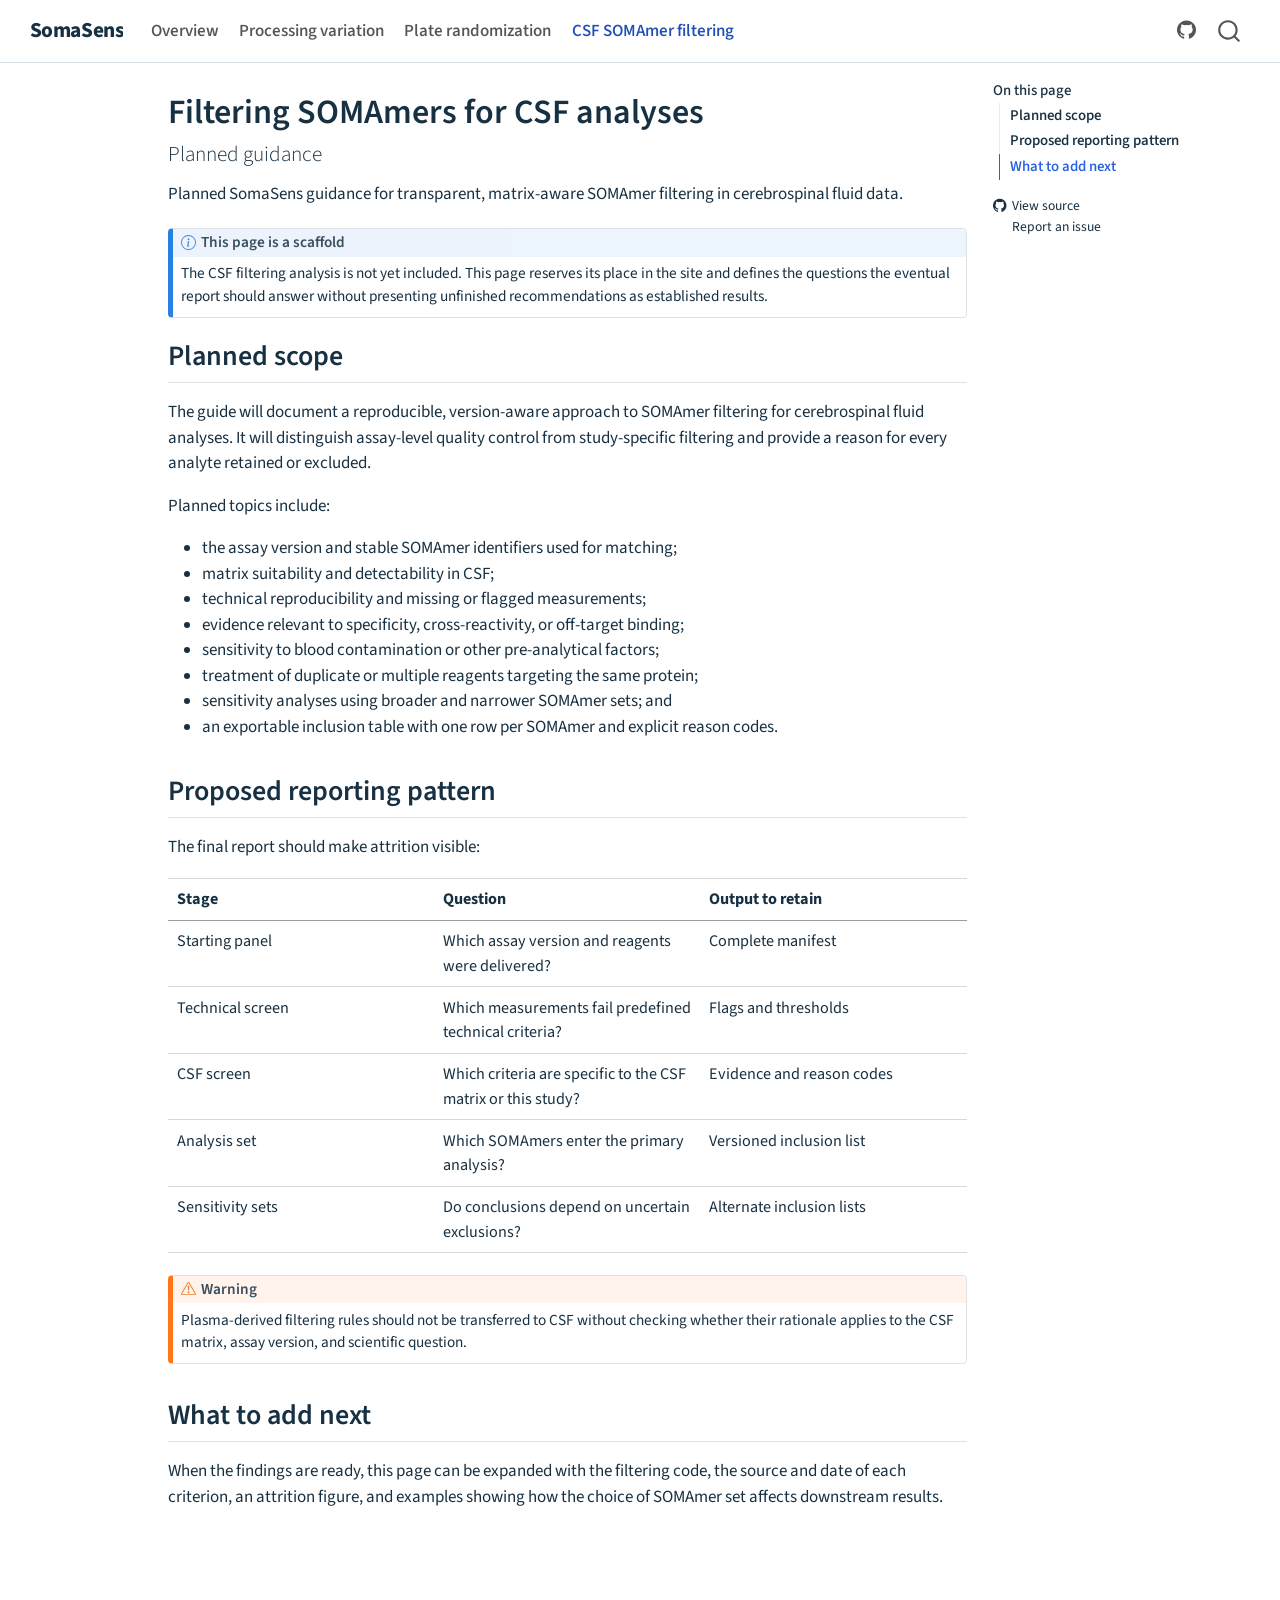
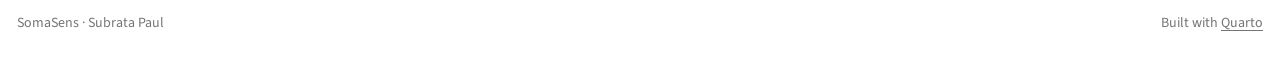
<file: docs/csf-somamer-filtering.html>
<!DOCTYPE html>
<html xmlns="http://www.w3.org/1999/xhtml" lang="en" xml:lang="en"><head>

<meta charset="utf-8">
<meta name="generator" content="quarto-1.8.26">

<meta name="viewport" content="width=device-width, initial-scale=1.0, user-scalable=yes">

<meta name="description" content="Planned SomaSens guidance for transparent, matrix-aware SOMAmer filtering in cerebrospinal fluid data.">

<title>Filtering SOMAmers for CSF analyses – SomaSens</title>
<style>
code{white-space: pre-wrap;}
span.smallcaps{font-variant: small-caps;}
div.columns{display: flex; gap: min(4vw, 1.5em);}
div.column{flex: auto; overflow-x: auto;}
div.hanging-indent{margin-left: 1.5em; text-indent: -1.5em;}
ul.task-list{list-style: none;}
ul.task-list li input[type="checkbox"] {
  width: 0.8em;
  margin: 0 0.8em 0.2em -1em; /* quarto-specific, see https://github.com/quarto-dev/quarto-cli/issues/4556 */ 
  vertical-align: middle;
}
</style>


<script src="site_libs/quarto-nav/quarto-nav.js"></script>
<script src="site_libs/quarto-nav/headroom.min.js"></script>
<script src="site_libs/clipboard/clipboard.min.js"></script>
<script src="site_libs/quarto-search/autocomplete.umd.js"></script>
<script src="site_libs/quarto-search/fuse.min.js"></script>
<script src="site_libs/quarto-search/quarto-search.js"></script>
<meta name="quarto:offset" content="./">
<script src="site_libs/quarto-html/quarto.js" type="module"></script>
<script src="site_libs/quarto-html/tabsets/tabsets.js" type="module"></script>
<script src="site_libs/quarto-html/axe/axe-check.js" type="module"></script>
<script src="site_libs/quarto-html/popper.min.js"></script>
<script src="site_libs/quarto-html/tippy.umd.min.js"></script>
<script src="site_libs/quarto-html/anchor.min.js"></script>
<link href="site_libs/quarto-html/tippy.css" rel="stylesheet">
<link href="site_libs/quarto-html/quarto-syntax-highlighting-587c61ba64f3a5504c4d52d930310e48.css" rel="stylesheet" id="quarto-text-highlighting-styles">
<script src="site_libs/bootstrap/bootstrap.min.js"></script>
<link href="site_libs/bootstrap/bootstrap-icons.css" rel="stylesheet">
<link href="site_libs/bootstrap/bootstrap-35155b22413c9ef7a79a96887d465071.min.css" rel="stylesheet" append-hash="true" id="quarto-bootstrap" data-mode="light">
<script id="quarto-search-options" type="application/json">{
  "location": "navbar",
  "copy-button": false,
  "collapse-after": 3,
  "panel-placement": "end",
  "type": "overlay",
  "limit": 50,
  "keyboard-shortcut": [
    "f",
    "/",
    "s"
  ],
  "show-item-context": false,
  "language": {
    "search-no-results-text": "No results",
    "search-matching-documents-text": "matching documents",
    "search-copy-link-title": "Copy link to search",
    "search-hide-matches-text": "Hide additional matches",
    "search-more-match-text": "more match in this document",
    "search-more-matches-text": "more matches in this document",
    "search-clear-button-title": "Clear",
    "search-text-placeholder": "",
    "search-detached-cancel-button-title": "Cancel",
    "search-submit-button-title": "Submit",
    "search-label": "Search"
  }
}</script>
<style>html{ scroll-behavior: smooth; }</style>


<link rel="stylesheet" href="styles.css">
</head>

<body class="nav-fixed quarto-light">

<div id="quarto-search-results"></div>
  <header id="quarto-header" class="headroom fixed-top">
    <nav class="navbar navbar-expand-lg " data-bs-theme="dark">
      <div class="navbar-container container-fluid">
      <div class="navbar-brand-container mx-auto">
    <a class="navbar-brand" href="./index.html">
    <span class="navbar-title">SomaSens</span>
    </a>
  </div>
            <div id="quarto-search" class="" title="Search"></div>
          <button class="navbar-toggler" type="button" data-bs-toggle="collapse" data-bs-target="#navbarCollapse" aria-controls="navbarCollapse" role="menu" aria-expanded="false" aria-label="Toggle navigation" onclick="if (window.quartoToggleHeadroom) { window.quartoToggleHeadroom(); }">
  <span class="navbar-toggler-icon"></span>
</button>
          <div class="collapse navbar-collapse" id="navbarCollapse">
            <ul class="navbar-nav navbar-nav-scroll me-auto">
  <li class="nav-item">
    <a class="nav-link" href="./index.html"> 
<span class="menu-text">Overview</span></a>
  </li>  
  <li class="nav-item">
    <a class="nav-link" href="./scripts/index.html"> 
<span class="menu-text">Processing variation</span></a>
  </li>  
  <li class="nav-item">
    <a class="nav-link" href="./randomization.html"> 
<span class="menu-text">Plate randomization</span></a>
  </li>  
  <li class="nav-item">
    <a class="nav-link active" href="./csf-somamer-filtering.html" aria-current="page"> 
<span class="menu-text">CSF SOMAmer filtering</span></a>
  </li>  
</ul>
            <ul class="navbar-nav navbar-nav-scroll ms-auto">
  <li class="nav-item compact">
    <a class="nav-link" href="https://github.com/spaul-genetics/SomaSens"> <i class="bi bi-github" role="img" aria-label="SomaSens on GitHub">
</i> 
<span class="menu-text"></span></a>
  </li>  
</ul>
          </div> <!-- /navcollapse -->
            <div class="quarto-navbar-tools">
</div>
      </div> <!-- /container-fluid -->
    </nav>
</header>
<!-- content -->
<div id="quarto-content" class="quarto-container page-columns page-rows-contents page-layout-article page-navbar">
<!-- sidebar -->
<!-- margin-sidebar -->
    <div id="quarto-margin-sidebar" class="sidebar margin-sidebar">
        <nav id="TOC" role="doc-toc" class="toc-active">
    <h2 id="toc-title">On this page</h2>
   
  <ul>
  <li><a href="#planned-scope" id="toc-planned-scope" class="nav-link active" data-scroll-target="#planned-scope">Planned scope</a></li>
  <li><a href="#proposed-reporting-pattern" id="toc-proposed-reporting-pattern" class="nav-link" data-scroll-target="#proposed-reporting-pattern">Proposed reporting pattern</a></li>
  <li><a href="#what-to-add-next" id="toc-what-to-add-next" class="nav-link" data-scroll-target="#what-to-add-next">What to add next</a></li>
  </ul>
<div class="toc-actions"><ul><li><a href="https://github.com/spaul-genetics/SomaSens/blob/main/csf-somamer-filtering.qmd" class="toc-action"><i class="bi bi-github"></i>View source</a></li><li><a href="https://github.com/spaul-genetics/SomaSens/issues/new" class="toc-action"><i class="bi empty"></i>Report an issue</a></li></ul></div></nav>
    </div>
<!-- main -->
<main class="content" id="quarto-document-content">

<header id="title-block-header" class="quarto-title-block default">
<div class="quarto-title">
<h1 class="title">Filtering SOMAmers for CSF analyses</h1>
<p class="subtitle lead">Planned guidance</p>
</div>

<div>
  <div class="description">
    Planned SomaSens guidance for transparent, matrix-aware SOMAmer filtering in cerebrospinal fluid data.
  </div>
</div>


<div class="quarto-title-meta">

    
  
    
  </div>
  


</header>


<div class="callout callout-style-default callout-note callout-titled">
<div class="callout-header d-flex align-content-center">
<div class="callout-icon-container">
<i class="callout-icon"></i>
</div>
<div class="callout-title-container flex-fill">
<span class="screen-reader-only">Note</span>This page is a scaffold
</div>
</div>
<div class="callout-body-container callout-body">
<p>The CSF filtering analysis is not yet included. This page reserves its place in the site and defines the questions the eventual report should answer without presenting unfinished recommendations as established results.</p>
</div>
</div>
<section id="planned-scope" class="level2">
<h2 class="anchored" data-anchor-id="planned-scope">Planned scope</h2>
<p>The guide will document a reproducible, version-aware approach to SOMAmer filtering for cerebrospinal fluid analyses. It will distinguish assay-level quality control from study-specific filtering and provide a reason for every analyte retained or excluded.</p>
<p>Planned topics include:</p>
<ul>
<li>the assay version and stable SOMAmer identifiers used for matching;</li>
<li>matrix suitability and detectability in CSF;</li>
<li>technical reproducibility and missing or flagged measurements;</li>
<li>evidence relevant to specificity, cross-reactivity, or off-target binding;</li>
<li>sensitivity to blood contamination or other pre-analytical factors;</li>
<li>treatment of duplicate or multiple reagents targeting the same protein;</li>
<li>sensitivity analyses using broader and narrower SOMAmer sets; and</li>
<li>an exportable inclusion table with one row per SOMAmer and explicit reason codes.</li>
</ul>
</section>
<section id="proposed-reporting-pattern" class="level2">
<h2 class="anchored" data-anchor-id="proposed-reporting-pattern">Proposed reporting pattern</h2>
<p>The final report should make attrition visible:</p>
<table class="caption-top table">
<colgroup>
<col style="width: 33%">
<col style="width: 33%">
<col style="width: 33%">
</colgroup>
<thead>
<tr class="header">
<th>Stage</th>
<th>Question</th>
<th>Output to retain</th>
</tr>
</thead>
<tbody>
<tr class="odd">
<td>Starting panel</td>
<td>Which assay version and reagents were delivered?</td>
<td>Complete manifest</td>
</tr>
<tr class="even">
<td>Technical screen</td>
<td>Which measurements fail predefined technical criteria?</td>
<td>Flags and thresholds</td>
</tr>
<tr class="odd">
<td>CSF screen</td>
<td>Which criteria are specific to the CSF matrix or this study?</td>
<td>Evidence and reason codes</td>
</tr>
<tr class="even">
<td>Analysis set</td>
<td>Which SOMAmers enter the primary analysis?</td>
<td>Versioned inclusion list</td>
</tr>
<tr class="odd">
<td>Sensitivity sets</td>
<td>Do conclusions depend on uncertain exclusions?</td>
<td>Alternate inclusion lists</td>
</tr>
</tbody>
</table>
<div class="callout callout-style-default callout-warning callout-titled">
<div class="callout-header d-flex align-content-center">
<div class="callout-icon-container">
<i class="callout-icon"></i>
</div>
<div class="callout-title-container flex-fill">
Warning
</div>
</div>
<div class="callout-body-container callout-body">
<p>Plasma-derived filtering rules should not be transferred to CSF without checking whether their rationale applies to the CSF matrix, assay version, and scientific question.</p>
</div>
</div>
</section>
<section id="what-to-add-next" class="level2">
<h2 class="anchored" data-anchor-id="what-to-add-next">What to add next</h2>
<p>When the findings are ready, this page can be expanded with the filtering code, the source and date of each criterion, an attrition figure, and examples showing how the choice of SOMAmer set affects downstream results.</p>


</section>

</main> <!-- /main -->
<script id="quarto-html-after-body" type="application/javascript">
  window.document.addEventListener("DOMContentLoaded", function (event) {
    const icon = "";
    const anchorJS = new window.AnchorJS();
    anchorJS.options = {
      placement: 'right',
      icon: icon
    };
    anchorJS.add('.anchored');
    const isCodeAnnotation = (el) => {
      for (const clz of el.classList) {
        if (clz.startsWith('code-annotation-')) {                     
          return true;
        }
      }
      return false;
    }
    const onCopySuccess = function(e) {
      // button target
      const button = e.trigger;
      // don't keep focus
      button.blur();
      // flash "checked"
      button.classList.add('code-copy-button-checked');
      var currentTitle = button.getAttribute("title");
      button.setAttribute("title", "Copied!");
      let tooltip;
      if (window.bootstrap) {
        button.setAttribute("data-bs-toggle", "tooltip");
        button.setAttribute("data-bs-placement", "left");
        button.setAttribute("data-bs-title", "Copied!");
        tooltip = new bootstrap.Tooltip(button, 
          { trigger: "manual", 
            customClass: "code-copy-button-tooltip",
            offset: [0, -8]});
        tooltip.show();    
      }
      setTimeout(function() {
        if (tooltip) {
          tooltip.hide();
          button.removeAttribute("data-bs-title");
          button.removeAttribute("data-bs-toggle");
          button.removeAttribute("data-bs-placement");
        }
        button.setAttribute("title", currentTitle);
        button.classList.remove('code-copy-button-checked');
      }, 1000);
      // clear code selection
      e.clearSelection();
    }
    const getTextToCopy = function(trigger) {
      const outerScaffold = trigger.parentElement.cloneNode(true);
      const codeEl = outerScaffold.querySelector('code');
      for (const childEl of codeEl.children) {
        if (isCodeAnnotation(childEl)) {
          childEl.remove();
        }
      }
      return codeEl.innerText;
    }
    const clipboard = new window.ClipboardJS('.code-copy-button:not([data-in-quarto-modal])', {
      text: getTextToCopy
    });
    clipboard.on('success', onCopySuccess);
    if (window.document.getElementById('quarto-embedded-source-code-modal')) {
      const clipboardModal = new window.ClipboardJS('.code-copy-button[data-in-quarto-modal]', {
        text: getTextToCopy,
        container: window.document.getElementById('quarto-embedded-source-code-modal')
      });
      clipboardModal.on('success', onCopySuccess);
    }
      var localhostRegex = new RegExp(/^(?:http|https):\/\/localhost\:?[0-9]*\//);
      var mailtoRegex = new RegExp(/^mailto:/);
        var filterRegex = new RegExp("https:\/\/spaul-genetics\.github\.io\/SomaSens\/");
      var isInternal = (href) => {
          return filterRegex.test(href) || localhostRegex.test(href) || mailtoRegex.test(href);
      }
      // Inspect non-navigation links and adorn them if external
     var links = window.document.querySelectorAll('a[href]:not(.nav-link):not(.navbar-brand):not(.toc-action):not(.sidebar-link):not(.sidebar-item-toggle):not(.pagination-link):not(.no-external):not([aria-hidden]):not(.dropdown-item):not(.quarto-navigation-tool):not(.about-link)');
      for (var i=0; i<links.length; i++) {
        const link = links[i];
        if (!isInternal(link.href)) {
          // undo the damage that might have been done by quarto-nav.js in the case of
          // links that we want to consider external
          if (link.dataset.originalHref !== undefined) {
            link.href = link.dataset.originalHref;
          }
            // target, if specified
            link.setAttribute("target", "_blank");
            if (link.getAttribute("rel") === null) {
              link.setAttribute("rel", "noopener");
            }
        }
      }
    function tippyHover(el, contentFn, onTriggerFn, onUntriggerFn) {
      const config = {
        allowHTML: true,
        maxWidth: 500,
        delay: 100,
        arrow: false,
        appendTo: function(el) {
            return el.parentElement;
        },
        interactive: true,
        interactiveBorder: 10,
        theme: 'quarto',
        placement: 'bottom-start',
      };
      if (contentFn) {
        config.content = contentFn;
      }
      if (onTriggerFn) {
        config.onTrigger = onTriggerFn;
      }
      if (onUntriggerFn) {
        config.onUntrigger = onUntriggerFn;
      }
      window.tippy(el, config); 
    }
    const noterefs = window.document.querySelectorAll('a[role="doc-noteref"]');
    for (var i=0; i<noterefs.length; i++) {
      const ref = noterefs[i];
      tippyHover(ref, function() {
        // use id or data attribute instead here
        let href = ref.getAttribute('data-footnote-href') || ref.getAttribute('href');
        try { href = new URL(href).hash; } catch {}
        const id = href.replace(/^#\/?/, "");
        const note = window.document.getElementById(id);
        if (note) {
          return note.innerHTML;
        } else {
          return "";
        }
      });
    }
    const xrefs = window.document.querySelectorAll('a.quarto-xref');
    const processXRef = (id, note) => {
      // Strip column container classes
      const stripColumnClz = (el) => {
        el.classList.remove("page-full", "page-columns");
        if (el.children) {
          for (const child of el.children) {
            stripColumnClz(child);
          }
        }
      }
      stripColumnClz(note)
      if (id === null || id.startsWith('sec-')) {
        // Special case sections, only their first couple elements
        const container = document.createElement("div");
        if (note.children && note.children.length > 2) {
          container.appendChild(note.children[0].cloneNode(true));
          for (let i = 1; i < note.children.length; i++) {
            const child = note.children[i];
            if (child.tagName === "P" && child.innerText === "") {
              continue;
            } else {
              container.appendChild(child.cloneNode(true));
              break;
            }
          }
          if (window.Quarto?.typesetMath) {
            window.Quarto.typesetMath(container);
          }
          return container.innerHTML
        } else {
          if (window.Quarto?.typesetMath) {
            window.Quarto.typesetMath(note);
          }
          return note.innerHTML;
        }
      } else {
        // Remove any anchor links if they are present
        const anchorLink = note.querySelector('a.anchorjs-link');
        if (anchorLink) {
          anchorLink.remove();
        }
        if (window.Quarto?.typesetMath) {
          window.Quarto.typesetMath(note);
        }
        if (note.classList.contains("callout")) {
          return note.outerHTML;
        } else {
          return note.innerHTML;
        }
      }
    }
    for (var i=0; i<xrefs.length; i++) {
      const xref = xrefs[i];
      tippyHover(xref, undefined, function(instance) {
        instance.disable();
        let url = xref.getAttribute('href');
        let hash = undefined; 
        if (url.startsWith('#')) {
          hash = url;
        } else {
          try { hash = new URL(url).hash; } catch {}
        }
        if (hash) {
          const id = hash.replace(/^#\/?/, "");
          const note = window.document.getElementById(id);
          if (note !== null) {
            try {
              const html = processXRef(id, note.cloneNode(true));
              instance.setContent(html);
            } finally {
              instance.enable();
              instance.show();
            }
          } else {
            // See if we can fetch this
            fetch(url.split('#')[0])
            .then(res => res.text())
            .then(html => {
              const parser = new DOMParser();
              const htmlDoc = parser.parseFromString(html, "text/html");
              const note = htmlDoc.getElementById(id);
              if (note !== null) {
                const html = processXRef(id, note);
                instance.setContent(html);
              } 
            }).finally(() => {
              instance.enable();
              instance.show();
            });
          }
        } else {
          // See if we can fetch a full url (with no hash to target)
          // This is a special case and we should probably do some content thinning / targeting
          fetch(url)
          .then(res => res.text())
          .then(html => {
            const parser = new DOMParser();
            const htmlDoc = parser.parseFromString(html, "text/html");
            const note = htmlDoc.querySelector('main.content');
            if (note !== null) {
              // This should only happen for chapter cross references
              // (since there is no id in the URL)
              // remove the first header
              if (note.children.length > 0 && note.children[0].tagName === "HEADER") {
                note.children[0].remove();
              }
              const html = processXRef(null, note);
              instance.setContent(html);
            } 
          }).finally(() => {
            instance.enable();
            instance.show();
          });
        }
      }, function(instance) {
      });
    }
        let selectedAnnoteEl;
        const selectorForAnnotation = ( cell, annotation) => {
          let cellAttr = 'data-code-cell="' + cell + '"';
          let lineAttr = 'data-code-annotation="' +  annotation + '"';
          const selector = 'span[' + cellAttr + '][' + lineAttr + ']';
          return selector;
        }
        const selectCodeLines = (annoteEl) => {
          const doc = window.document;
          const targetCell = annoteEl.getAttribute("data-target-cell");
          const targetAnnotation = annoteEl.getAttribute("data-target-annotation");
          const annoteSpan = window.document.querySelector(selectorForAnnotation(targetCell, targetAnnotation));
          const lines = annoteSpan.getAttribute("data-code-lines").split(",");
          const lineIds = lines.map((line) => {
            return targetCell + "-" + line;
          })
          let top = null;
          let height = null;
          let parent = null;
          if (lineIds.length > 0) {
              //compute the position of the single el (top and bottom and make a div)
              const el = window.document.getElementById(lineIds[0]);
              top = el.offsetTop;
              height = el.offsetHeight;
              parent = el.parentElement.parentElement;
            if (lineIds.length > 1) {
              const lastEl = window.document.getElementById(lineIds[lineIds.length - 1]);
              const bottom = lastEl.offsetTop + lastEl.offsetHeight;
              height = bottom - top;
            }
            if (top !== null && height !== null && parent !== null) {
              // cook up a div (if necessary) and position it 
              let div = window.document.getElementById("code-annotation-line-highlight");
              if (div === null) {
                div = window.document.createElement("div");
                div.setAttribute("id", "code-annotation-line-highlight");
                div.style.position = 'absolute';
                parent.appendChild(div);
              }
              div.style.top = top - 2 + "px";
              div.style.height = height + 4 + "px";
              div.style.left = 0;
              let gutterDiv = window.document.getElementById("code-annotation-line-highlight-gutter");
              if (gutterDiv === null) {
                gutterDiv = window.document.createElement("div");
                gutterDiv.setAttribute("id", "code-annotation-line-highlight-gutter");
                gutterDiv.style.position = 'absolute';
                const codeCell = window.document.getElementById(targetCell);
                const gutter = codeCell.querySelector('.code-annotation-gutter');
                gutter.appendChild(gutterDiv);
              }
              gutterDiv.style.top = top - 2 + "px";
              gutterDiv.style.height = height + 4 + "px";
            }
            selectedAnnoteEl = annoteEl;
          }
        };
        const unselectCodeLines = () => {
          const elementsIds = ["code-annotation-line-highlight", "code-annotation-line-highlight-gutter"];
          elementsIds.forEach((elId) => {
            const div = window.document.getElementById(elId);
            if (div) {
              div.remove();
            }
          });
          selectedAnnoteEl = undefined;
        };
          // Handle positioning of the toggle
      window.addEventListener(
        "resize",
        throttle(() => {
          elRect = undefined;
          if (selectedAnnoteEl) {
            selectCodeLines(selectedAnnoteEl);
          }
        }, 10)
      );
      function throttle(fn, ms) {
      let throttle = false;
      let timer;
        return (...args) => {
          if(!throttle) { // first call gets through
              fn.apply(this, args);
              throttle = true;
          } else { // all the others get throttled
              if(timer) clearTimeout(timer); // cancel #2
              timer = setTimeout(() => {
                fn.apply(this, args);
                timer = throttle = false;
              }, ms);
          }
        };
      }
        // Attach click handler to the DT
        const annoteDls = window.document.querySelectorAll('dt[data-target-cell]');
        for (const annoteDlNode of annoteDls) {
          annoteDlNode.addEventListener('click', (event) => {
            const clickedEl = event.target;
            if (clickedEl !== selectedAnnoteEl) {
              unselectCodeLines();
              const activeEl = window.document.querySelector('dt[data-target-cell].code-annotation-active');
              if (activeEl) {
                activeEl.classList.remove('code-annotation-active');
              }
              selectCodeLines(clickedEl);
              clickedEl.classList.add('code-annotation-active');
            } else {
              // Unselect the line
              unselectCodeLines();
              clickedEl.classList.remove('code-annotation-active');
            }
          });
        }
    const findCites = (el) => {
      const parentEl = el.parentElement;
      if (parentEl) {
        const cites = parentEl.dataset.cites;
        if (cites) {
          return {
            el,
            cites: cites.split(' ')
          };
        } else {
          return findCites(el.parentElement)
        }
      } else {
        return undefined;
      }
    };
    var bibliorefs = window.document.querySelectorAll('a[role="doc-biblioref"]');
    for (var i=0; i<bibliorefs.length; i++) {
      const ref = bibliorefs[i];
      const citeInfo = findCites(ref);
      if (citeInfo) {
        tippyHover(citeInfo.el, function() {
          var popup = window.document.createElement('div');
          citeInfo.cites.forEach(function(cite) {
            var citeDiv = window.document.createElement('div');
            citeDiv.classList.add('hanging-indent');
            citeDiv.classList.add('csl-entry');
            var biblioDiv = window.document.getElementById('ref-' + cite);
            if (biblioDiv) {
              citeDiv.innerHTML = biblioDiv.innerHTML;
            }
            popup.appendChild(citeDiv);
          });
          return popup.innerHTML;
        });
      }
    }
  });
  </script>
</div> <!-- /content -->
<footer class="footer">
  <div class="nav-footer">
    <div class="nav-footer-left">
<p>SomaSens · Subrata Paul</p>
</div>   
    <div class="nav-footer-center">
      &nbsp;
    <div class="toc-actions d-sm-block d-md-none"><ul><li><a href="https://github.com/spaul-genetics/SomaSens/blob/main/csf-somamer-filtering.qmd" class="toc-action"><i class="bi bi-github"></i>View source</a></li><li><a href="https://github.com/spaul-genetics/SomaSens/issues/new" class="toc-action"><i class="bi empty"></i>Report an issue</a></li></ul></div></div>
    <div class="nav-footer-right">
<p>Built with <a href="https://quarto.org/">Quarto</a></p>
</div>
  </div>
</footer>




<script src="site_libs/quarto-html/zenscroll-min.js"></script>
</body></html>
</file>
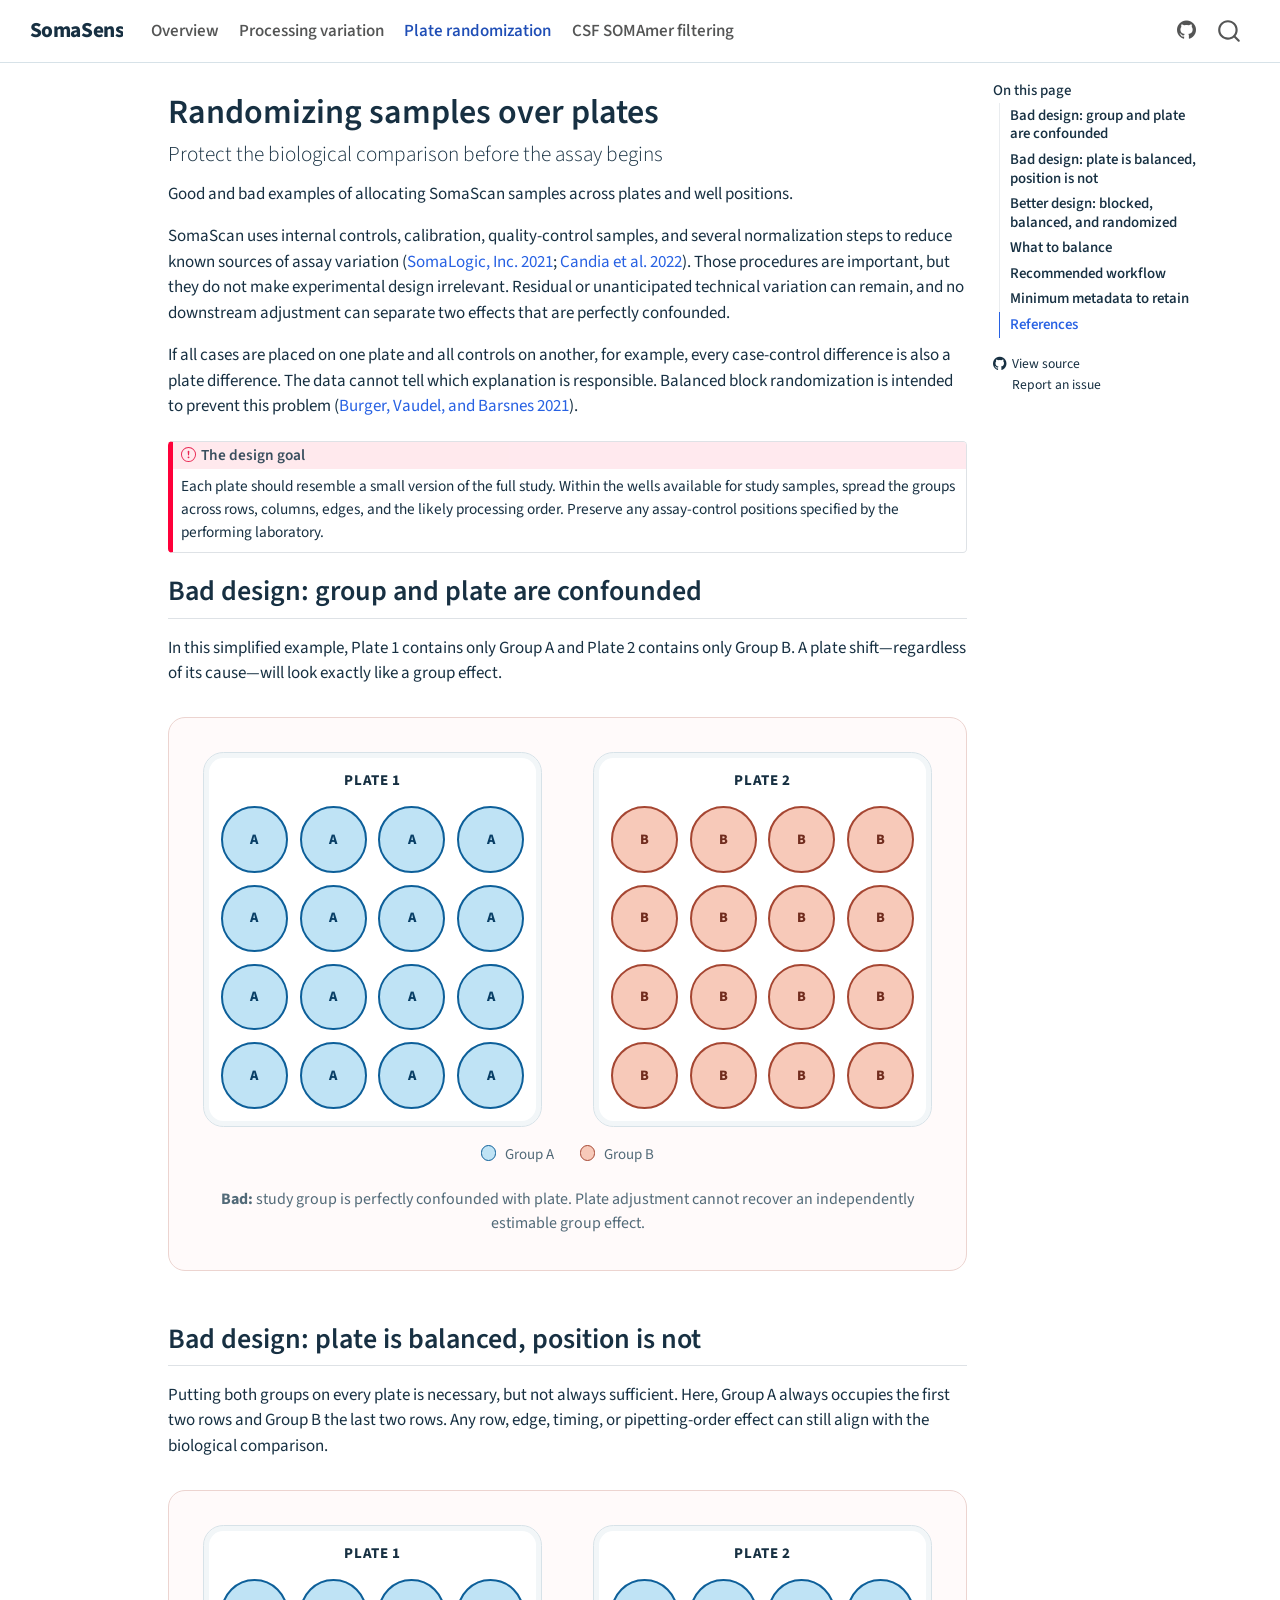
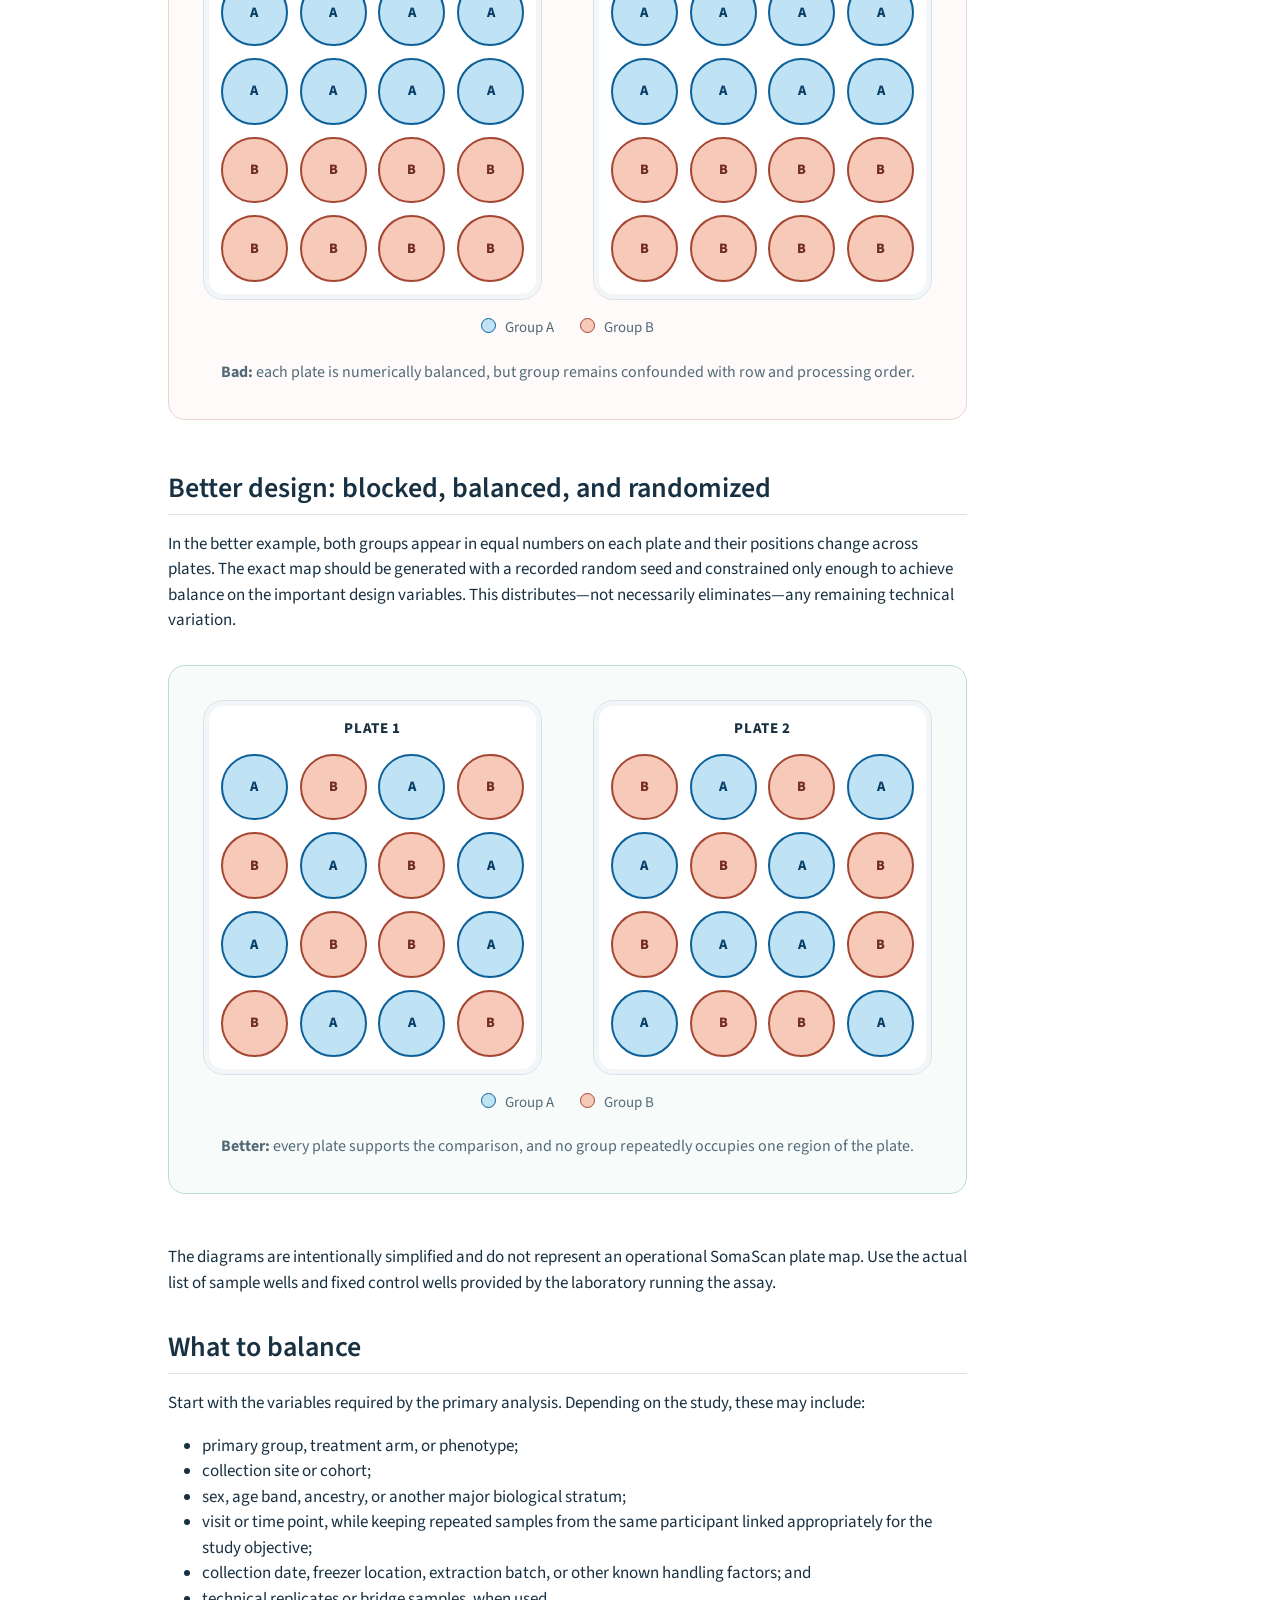
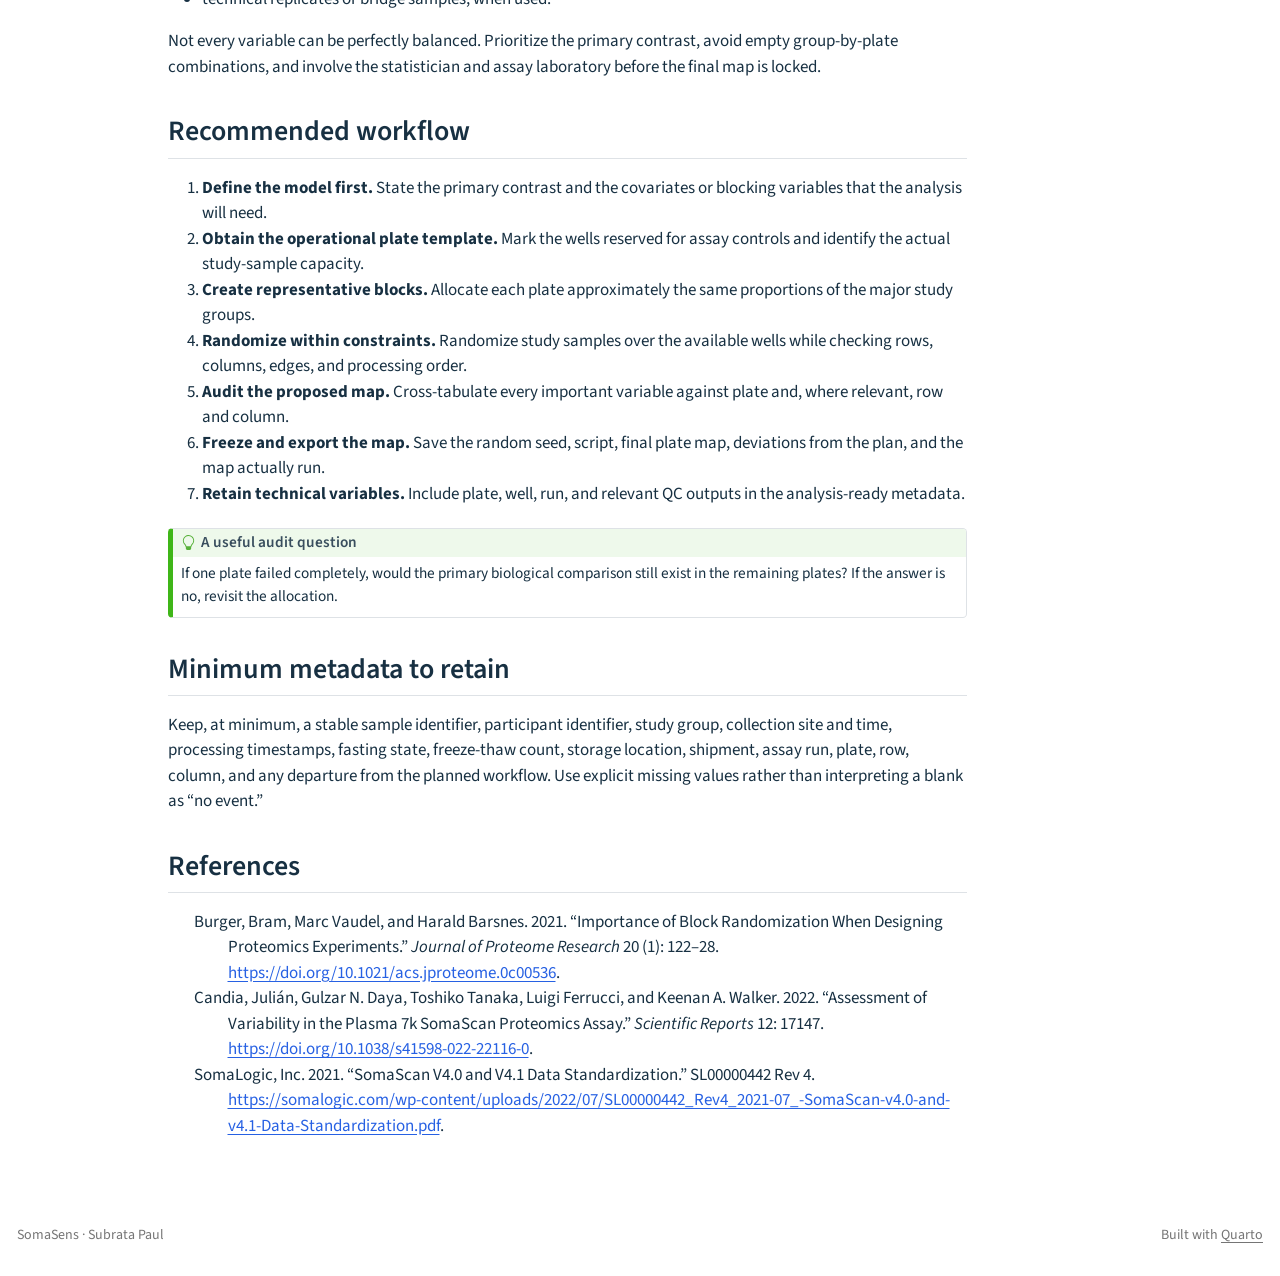
<file: docs/randomization.html>
<!DOCTYPE html>
<html xmlns="http://www.w3.org/1999/xhtml" lang="en" xml:lang="en"><head>

<meta charset="utf-8">
<meta name="generator" content="quarto-1.8.26">

<meta name="viewport" content="width=device-width, initial-scale=1.0, user-scalable=yes">

<meta name="description" content="Good and bad examples of allocating SomaScan samples across plates and well positions.">

<title>Randomizing samples over plates – SomaSens</title>
<style>
code{white-space: pre-wrap;}
span.smallcaps{font-variant: small-caps;}
div.columns{display: flex; gap: min(4vw, 1.5em);}
div.column{flex: auto; overflow-x: auto;}
div.hanging-indent{margin-left: 1.5em; text-indent: -1.5em;}
ul.task-list{list-style: none;}
ul.task-list li input[type="checkbox"] {
  width: 0.8em;
  margin: 0 0.8em 0.2em -1em; /* quarto-specific, see https://github.com/quarto-dev/quarto-cli/issues/4556 */ 
  vertical-align: middle;
}
/* CSS for citations */
div.csl-bib-body { }
div.csl-entry {
  clear: both;
  margin-bottom: 0em;
}
.hanging-indent div.csl-entry {
  margin-left:2em;
  text-indent:-2em;
}
div.csl-left-margin {
  min-width:2em;
  float:left;
}
div.csl-right-inline {
  margin-left:2em;
  padding-left:1em;
}
div.csl-indent {
  margin-left: 2em;
}</style>


<script src="site_libs/quarto-nav/quarto-nav.js"></script>
<script src="site_libs/quarto-nav/headroom.min.js"></script>
<script src="site_libs/clipboard/clipboard.min.js"></script>
<script src="site_libs/quarto-search/autocomplete.umd.js"></script>
<script src="site_libs/quarto-search/fuse.min.js"></script>
<script src="site_libs/quarto-search/quarto-search.js"></script>
<meta name="quarto:offset" content="./">
<script src="site_libs/quarto-html/quarto.js" type="module"></script>
<script src="site_libs/quarto-html/tabsets/tabsets.js" type="module"></script>
<script src="site_libs/quarto-html/axe/axe-check.js" type="module"></script>
<script src="site_libs/quarto-html/popper.min.js"></script>
<script src="site_libs/quarto-html/tippy.umd.min.js"></script>
<script src="site_libs/quarto-html/anchor.min.js"></script>
<link href="site_libs/quarto-html/tippy.css" rel="stylesheet">
<link href="site_libs/quarto-html/quarto-syntax-highlighting-587c61ba64f3a5504c4d52d930310e48.css" rel="stylesheet" id="quarto-text-highlighting-styles">
<script src="site_libs/bootstrap/bootstrap.min.js"></script>
<link href="site_libs/bootstrap/bootstrap-icons.css" rel="stylesheet">
<link href="site_libs/bootstrap/bootstrap-35155b22413c9ef7a79a96887d465071.min.css" rel="stylesheet" append-hash="true" id="quarto-bootstrap" data-mode="light">
<script id="quarto-search-options" type="application/json">{
  "location": "navbar",
  "copy-button": false,
  "collapse-after": 3,
  "panel-placement": "end",
  "type": "overlay",
  "limit": 50,
  "keyboard-shortcut": [
    "f",
    "/",
    "s"
  ],
  "show-item-context": false,
  "language": {
    "search-no-results-text": "No results",
    "search-matching-documents-text": "matching documents",
    "search-copy-link-title": "Copy link to search",
    "search-hide-matches-text": "Hide additional matches",
    "search-more-match-text": "more match in this document",
    "search-more-matches-text": "more matches in this document",
    "search-clear-button-title": "Clear",
    "search-text-placeholder": "",
    "search-detached-cancel-button-title": "Cancel",
    "search-submit-button-title": "Submit",
    "search-label": "Search"
  }
}</script>
<style>html{ scroll-behavior: smooth; }</style>


<link rel="stylesheet" href="styles.css">
</head>

<body class="nav-fixed quarto-light">

<div id="quarto-search-results"></div>
  <header id="quarto-header" class="headroom fixed-top">
    <nav class="navbar navbar-expand-lg " data-bs-theme="dark">
      <div class="navbar-container container-fluid">
      <div class="navbar-brand-container mx-auto">
    <a class="navbar-brand" href="./index.html">
    <span class="navbar-title">SomaSens</span>
    </a>
  </div>
            <div id="quarto-search" class="" title="Search"></div>
          <button class="navbar-toggler" type="button" data-bs-toggle="collapse" data-bs-target="#navbarCollapse" aria-controls="navbarCollapse" role="menu" aria-expanded="false" aria-label="Toggle navigation" onclick="if (window.quartoToggleHeadroom) { window.quartoToggleHeadroom(); }">
  <span class="navbar-toggler-icon"></span>
</button>
          <div class="collapse navbar-collapse" id="navbarCollapse">
            <ul class="navbar-nav navbar-nav-scroll me-auto">
  <li class="nav-item">
    <a class="nav-link" href="./index.html"> 
<span class="menu-text">Overview</span></a>
  </li>  
  <li class="nav-item">
    <a class="nav-link" href="./scripts/index.html"> 
<span class="menu-text">Processing variation</span></a>
  </li>  
  <li class="nav-item">
    <a class="nav-link active" href="./randomization.html" aria-current="page"> 
<span class="menu-text">Plate randomization</span></a>
  </li>  
  <li class="nav-item">
    <a class="nav-link" href="./csf-somamer-filtering.html"> 
<span class="menu-text">CSF SOMAmer filtering</span></a>
  </li>  
</ul>
            <ul class="navbar-nav navbar-nav-scroll ms-auto">
  <li class="nav-item compact">
    <a class="nav-link" href="https://github.com/spaul-genetics/SomaSens"> <i class="bi bi-github" role="img" aria-label="SomaSens on GitHub">
</i> 
<span class="menu-text"></span></a>
  </li>  
</ul>
          </div> <!-- /navcollapse -->
            <div class="quarto-navbar-tools">
</div>
      </div> <!-- /container-fluid -->
    </nav>
</header>
<!-- content -->
<div id="quarto-content" class="quarto-container page-columns page-rows-contents page-layout-article page-navbar">
<!-- sidebar -->
<!-- margin-sidebar -->
    <div id="quarto-margin-sidebar" class="sidebar margin-sidebar">
        <nav id="TOC" role="doc-toc" class="toc-active">
    <h2 id="toc-title">On this page</h2>
   
  <ul>
  <li><a href="#bad-design-group-and-plate-are-confounded" id="toc-bad-design-group-and-plate-are-confounded" class="nav-link active" data-scroll-target="#bad-design-group-and-plate-are-confounded">Bad design: group and plate are confounded</a></li>
  <li><a href="#bad-design-plate-is-balanced-position-is-not" id="toc-bad-design-plate-is-balanced-position-is-not" class="nav-link" data-scroll-target="#bad-design-plate-is-balanced-position-is-not">Bad design: plate is balanced, position is not</a></li>
  <li><a href="#better-design-blocked-balanced-and-randomized" id="toc-better-design-blocked-balanced-and-randomized" class="nav-link" data-scroll-target="#better-design-blocked-balanced-and-randomized">Better design: blocked, balanced, and randomized</a></li>
  <li><a href="#what-to-balance" id="toc-what-to-balance" class="nav-link" data-scroll-target="#what-to-balance">What to balance</a></li>
  <li><a href="#recommended-workflow" id="toc-recommended-workflow" class="nav-link" data-scroll-target="#recommended-workflow">Recommended workflow</a></li>
  <li><a href="#minimum-metadata-to-retain" id="toc-minimum-metadata-to-retain" class="nav-link" data-scroll-target="#minimum-metadata-to-retain">Minimum metadata to retain</a></li>
  <li><a href="#references" id="toc-references" class="nav-link" data-scroll-target="#references">References</a></li>
  </ul>
<div class="toc-actions"><ul><li><a href="https://github.com/spaul-genetics/SomaSens/blob/main/randomization.qmd" class="toc-action"><i class="bi bi-github"></i>View source</a></li><li><a href="https://github.com/spaul-genetics/SomaSens/issues/new" class="toc-action"><i class="bi empty"></i>Report an issue</a></li></ul></div></nav>
    </div>
<!-- main -->
<main class="content" id="quarto-document-content">

<header id="title-block-header" class="quarto-title-block default">
<div class="quarto-title">
<h1 class="title">Randomizing samples over plates</h1>
<p class="subtitle lead">Protect the biological comparison before the assay begins</p>
</div>

<div>
  <div class="description">
    Good and bad examples of allocating SomaScan samples across plates and well positions.
  </div>
</div>


<div class="quarto-title-meta">

    
  
    
  </div>
  


</header>


<p>SomaScan uses internal controls, calibration, quality-control samples, and several normalization steps to reduce known sources of assay variation <span class="citation" data-cites="somalogic2021standardization candia2022plasma7k">(<a href="#ref-somalogic2021standardization" role="doc-biblioref">SomaLogic, Inc. 2021</a>; <a href="#ref-candia2022plasma7k" role="doc-biblioref">Candia et al. 2022</a>)</span>. Those procedures are important, but they do not make experimental design irrelevant. Residual or unanticipated technical variation can remain, and no downstream adjustment can separate two effects that are perfectly confounded.</p>
<p>If all cases are placed on one plate and all controls on another, for example, every case-control difference is also a plate difference. The data cannot tell which explanation is responsible. Balanced block randomization is intended to prevent this problem <span class="citation" data-cites="burger2021block">(<a href="#ref-burger2021block" role="doc-biblioref">Burger, Vaudel, and Barsnes 2021</a>)</span>.</p>
<div class="callout callout-style-default callout-important callout-titled">
<div class="callout-header d-flex align-content-center">
<div class="callout-icon-container">
<i class="callout-icon"></i>
</div>
<div class="callout-title-container flex-fill">
<span class="screen-reader-only">Important</span>The design goal
</div>
</div>
<div class="callout-body-container callout-body">
<p>Each plate should resemble a small version of the full study. Within the wells available for study samples, spread the groups across rows, columns, edges, and the likely processing order. Preserve any assay-control positions specified by the performing laboratory.</p>
</div>
</div>
<section id="bad-design-group-and-plate-are-confounded" class="level2">
<h2 class="anchored" data-anchor-id="bad-design-group-and-plate-are-confounded">Bad design: group and plate are confounded</h2>
<p>In this simplified example, Plate 1 contains only Group A and Plate 2 contains only Group B. A plate shift—regardless of its cause—will look exactly like a group effect.</p>
<figure class="allocation-figure figure" aria-labelledby="bad-plate-caption">
<div class="plate-pair">
  <div class="plate-panel">
    <div class="plate-title">Plate 1</div>
    <div class="plate-grid bad-grid" aria-label="Plate 1 contains sixteen Group A samples">
      <span class="well group-a">A</span><span class="well group-a">A</span><span class="well group-a">A</span><span class="well group-a">A</span>
      <span class="well group-a">A</span><span class="well group-a">A</span><span class="well group-a">A</span><span class="well group-a">A</span>
      <span class="well group-a">A</span><span class="well group-a">A</span><span class="well group-a">A</span><span class="well group-a">A</span>
      <span class="well group-a">A</span><span class="well group-a">A</span><span class="well group-a">A</span><span class="well group-a">A</span>
    </div>
  </div>
  <div class="plate-panel">
    <div class="plate-title">Plate 2</div>
    <div class="plate-grid bad-grid" aria-label="Plate 2 contains sixteen Group B samples">
      <span class="well group-b">B</span><span class="well group-b">B</span><span class="well group-b">B</span><span class="well group-b">B</span>
      <span class="well group-b">B</span><span class="well group-b">B</span><span class="well group-b">B</span><span class="well group-b">B</span>
      <span class="well group-b">B</span><span class="well group-b">B</span><span class="well group-b">B</span><span class="well group-b">B</span>
      <span class="well group-b">B</span><span class="well group-b">B</span><span class="well group-b">B</span><span class="well group-b">B</span>
    </div>
  </div>
</div>
<div class="plate-legend"><span><i class="swatch group-a"></i> Group A</span><span><i class="swatch group-b"></i> Group B</span></div>
<figcaption id="bad-plate-caption"><strong>Bad:</strong> study group is perfectly confounded with plate. Plate adjustment cannot recover an independently estimable group effect.</figcaption>
</figure>
</section>
<section id="bad-design-plate-is-balanced-position-is-not" class="level2">
<h2 class="anchored" data-anchor-id="bad-design-plate-is-balanced-position-is-not">Bad design: plate is balanced, position is not</h2>
<p>Putting both groups on every plate is necessary, but not always sufficient. Here, Group A always occupies the first two rows and Group B the last two rows. Any row, edge, timing, or pipetting-order effect can still align with the biological comparison.</p>
<figure class="allocation-figure figure" aria-labelledby="bad-position-caption">
<div class="plate-pair">
  <div class="plate-panel">
    <div class="plate-title">Plate 1</div>
    <div class="plate-grid bad-grid" aria-label="Plate 1 has Group A in the first two rows and Group B in the final two rows">
      <span class="well group-a">A</span><span class="well group-a">A</span><span class="well group-a">A</span><span class="well group-a">A</span>
      <span class="well group-a">A</span><span class="well group-a">A</span><span class="well group-a">A</span><span class="well group-a">A</span>
      <span class="well group-b">B</span><span class="well group-b">B</span><span class="well group-b">B</span><span class="well group-b">B</span>
      <span class="well group-b">B</span><span class="well group-b">B</span><span class="well group-b">B</span><span class="well group-b">B</span>
    </div>
  </div>
  <div class="plate-panel">
    <div class="plate-title">Plate 2</div>
    <div class="plate-grid bad-grid" aria-label="Plate 2 repeats Group A in the first two rows and Group B in the final two rows">
      <span class="well group-a">A</span><span class="well group-a">A</span><span class="well group-a">A</span><span class="well group-a">A</span>
      <span class="well group-a">A</span><span class="well group-a">A</span><span class="well group-a">A</span><span class="well group-a">A</span>
      <span class="well group-b">B</span><span class="well group-b">B</span><span class="well group-b">B</span><span class="well group-b">B</span>
      <span class="well group-b">B</span><span class="well group-b">B</span><span class="well group-b">B</span><span class="well group-b">B</span>
    </div>
  </div>
</div>
<div class="plate-legend"><span><i class="swatch group-a"></i> Group A</span><span><i class="swatch group-b"></i> Group B</span></div>
<figcaption id="bad-position-caption"><strong>Bad:</strong> each plate is numerically balanced, but group remains confounded with row and processing order.</figcaption>
</figure>
</section>
<section id="better-design-blocked-balanced-and-randomized" class="level2">
<h2 class="anchored" data-anchor-id="better-design-blocked-balanced-and-randomized">Better design: blocked, balanced, and randomized</h2>
<p>In the better example, both groups appear in equal numbers on each plate and their positions change across plates. The exact map should be generated with a recorded random seed and constrained only enough to achieve balance on the important design variables. This distributes—not necessarily eliminates—any remaining technical variation.</p>
<figure class="allocation-figure good-allocation figure" aria-labelledby="good-caption">
<div class="plate-pair">
  <div class="plate-panel">
    <div class="plate-title">Plate 1</div>
    <div class="plate-grid" aria-label="Plate 1 contains a balanced mixture of Group A and Group B samples">
      <span class="well group-a">A</span><span class="well group-b">B</span><span class="well group-a">A</span><span class="well group-b">B</span>
      <span class="well group-b">B</span><span class="well group-a">A</span><span class="well group-b">B</span><span class="well group-a">A</span>
      <span class="well group-a">A</span><span class="well group-b">B</span><span class="well group-b">B</span><span class="well group-a">A</span>
      <span class="well group-b">B</span><span class="well group-a">A</span><span class="well group-a">A</span><span class="well group-b">B</span>
    </div>
  </div>
  <div class="plate-panel">
    <div class="plate-title">Plate 2</div>
    <div class="plate-grid" aria-label="Plate 2 contains a differently randomized balanced mixture of Group A and Group B samples">
      <span class="well group-b">B</span><span class="well group-a">A</span><span class="well group-b">B</span><span class="well group-a">A</span>
      <span class="well group-a">A</span><span class="well group-b">B</span><span class="well group-a">A</span><span class="well group-b">B</span>
      <span class="well group-b">B</span><span class="well group-a">A</span><span class="well group-a">A</span><span class="well group-b">B</span>
      <span class="well group-a">A</span><span class="well group-b">B</span><span class="well group-b">B</span><span class="well group-a">A</span>
    </div>
  </div>
</div>
<div class="plate-legend"><span><i class="swatch group-a"></i> Group A</span><span><i class="swatch group-b"></i> Group B</span></div>
<figcaption id="good-caption"><strong>Better:</strong> every plate supports the comparison, and no group repeatedly occupies one region of the plate.</figcaption>
</figure>
<p>The diagrams are intentionally simplified and do not represent an operational SomaScan plate map. Use the actual list of sample wells and fixed control wells provided by the laboratory running the assay.</p>
</section>
<section id="what-to-balance" class="level2">
<h2 class="anchored" data-anchor-id="what-to-balance">What to balance</h2>
<p>Start with the variables required by the primary analysis. Depending on the study, these may include:</p>
<ul>
<li>primary group, treatment arm, or phenotype;</li>
<li>collection site or cohort;</li>
<li>sex, age band, ancestry, or another major biological stratum;</li>
<li>visit or time point, while keeping repeated samples from the same participant linked appropriately for the study objective;</li>
<li>collection date, freezer location, extraction batch, or other known handling factors; and</li>
<li>technical replicates or bridge samples, when used.</li>
</ul>
<p>Not every variable can be perfectly balanced. Prioritize the primary contrast, avoid empty group-by-plate combinations, and involve the statistician and assay laboratory before the final map is locked.</p>
</section>
<section id="recommended-workflow" class="level2">
<h2 class="anchored" data-anchor-id="recommended-workflow">Recommended workflow</h2>
<ol type="1">
<li><strong>Define the model first.</strong> State the primary contrast and the covariates or blocking variables that the analysis will need.</li>
<li><strong>Obtain the operational plate template.</strong> Mark the wells reserved for assay controls and identify the actual study-sample capacity.</li>
<li><strong>Create representative blocks.</strong> Allocate each plate approximately the same proportions of the major study groups.</li>
<li><strong>Randomize within constraints.</strong> Randomize study samples over the available wells while checking rows, columns, edges, and processing order.</li>
<li><strong>Audit the proposed map.</strong> Cross-tabulate every important variable against plate and, where relevant, row and column.</li>
<li><strong>Freeze and export the map.</strong> Save the random seed, script, final plate map, deviations from the plan, and the map actually run.</li>
<li><strong>Retain technical variables.</strong> Include plate, well, run, and relevant QC outputs in the analysis-ready metadata.</li>
</ol>
<div class="callout callout-style-default callout-tip callout-titled">
<div class="callout-header d-flex align-content-center">
<div class="callout-icon-container">
<i class="callout-icon"></i>
</div>
<div class="callout-title-container flex-fill">
<span class="screen-reader-only">Tip</span>A useful audit question
</div>
</div>
<div class="callout-body-container callout-body">
<p>If one plate failed completely, would the primary biological comparison still exist in the remaining plates? If the answer is no, revisit the allocation.</p>
</div>
</div>
</section>
<section id="minimum-metadata-to-retain" class="level2">
<h2 class="anchored" data-anchor-id="minimum-metadata-to-retain">Minimum metadata to retain</h2>
<p>Keep, at minimum, a stable sample identifier, participant identifier, study group, collection site and time, processing timestamps, fasting state, freeze-thaw count, storage location, shipment, assay run, plate, row, column, and any departure from the planned workflow. Use explicit missing values rather than interpreting a blank as “no event.”</p>
</section>
<section id="references" class="level2 unnumbered">
<h2 class="unnumbered anchored" data-anchor-id="references">References</h2>
<div id="refs" class="references csl-bib-body hanging-indent" data-entry-spacing="0" role="list">
<div id="ref-burger2021block" class="csl-entry" role="listitem">
Burger, Bram, Marc Vaudel, and Harald Barsnes. 2021. <span>“Importance of Block Randomization When Designing Proteomics Experiments.”</span> <em>Journal of Proteome Research</em> 20 (1): 122–28. <a href="https://doi.org/10.1021/acs.jproteome.0c00536">https://doi.org/10.1021/acs.jproteome.0c00536</a>.
</div>
<div id="ref-candia2022plasma7k" class="csl-entry" role="listitem">
Candia, Julián, Gulzar N. Daya, Toshiko Tanaka, Luigi Ferrucci, and Keenan A. Walker. 2022. <span>“Assessment of Variability in the Plasma 7k <span>SomaScan</span> Proteomics Assay.”</span> <em>Scientific Reports</em> 12: 17147. <a href="https://doi.org/10.1038/s41598-022-22116-0">https://doi.org/10.1038/s41598-022-22116-0</a>.
</div>
<div id="ref-somalogic2021standardization" class="csl-entry" role="listitem">
SomaLogic, Inc. 2021. <span>“<span>SomaScan</span> V4.0 and V4.1 Data Standardization.”</span> SL00000442 Rev 4. <a href="https://somalogic.com/wp-content/uploads/2022/07/SL00000442_Rev4_2021-07_-SomaScan-v4.0-and-v4.1-Data-Standardization.pdf">https://somalogic.com/wp-content/uploads/2022/07/SL00000442_Rev4_2021-07_-SomaScan-v4.0-and-v4.1-Data-Standardization.pdf</a>.
</div>
</div>


</section>

</main> <!-- /main -->
<script id="quarto-html-after-body" type="application/javascript">
  window.document.addEventListener("DOMContentLoaded", function (event) {
    const icon = "";
    const anchorJS = new window.AnchorJS();
    anchorJS.options = {
      placement: 'right',
      icon: icon
    };
    anchorJS.add('.anchored');
    const isCodeAnnotation = (el) => {
      for (const clz of el.classList) {
        if (clz.startsWith('code-annotation-')) {                     
          return true;
        }
      }
      return false;
    }
    const onCopySuccess = function(e) {
      // button target
      const button = e.trigger;
      // don't keep focus
      button.blur();
      // flash "checked"
      button.classList.add('code-copy-button-checked');
      var currentTitle = button.getAttribute("title");
      button.setAttribute("title", "Copied!");
      let tooltip;
      if (window.bootstrap) {
        button.setAttribute("data-bs-toggle", "tooltip");
        button.setAttribute("data-bs-placement", "left");
        button.setAttribute("data-bs-title", "Copied!");
        tooltip = new bootstrap.Tooltip(button, 
          { trigger: "manual", 
            customClass: "code-copy-button-tooltip",
            offset: [0, -8]});
        tooltip.show();    
      }
      setTimeout(function() {
        if (tooltip) {
          tooltip.hide();
          button.removeAttribute("data-bs-title");
          button.removeAttribute("data-bs-toggle");
          button.removeAttribute("data-bs-placement");
        }
        button.setAttribute("title", currentTitle);
        button.classList.remove('code-copy-button-checked');
      }, 1000);
      // clear code selection
      e.clearSelection();
    }
    const getTextToCopy = function(trigger) {
      const outerScaffold = trigger.parentElement.cloneNode(true);
      const codeEl = outerScaffold.querySelector('code');
      for (const childEl of codeEl.children) {
        if (isCodeAnnotation(childEl)) {
          childEl.remove();
        }
      }
      return codeEl.innerText;
    }
    const clipboard = new window.ClipboardJS('.code-copy-button:not([data-in-quarto-modal])', {
      text: getTextToCopy
    });
    clipboard.on('success', onCopySuccess);
    if (window.document.getElementById('quarto-embedded-source-code-modal')) {
      const clipboardModal = new window.ClipboardJS('.code-copy-button[data-in-quarto-modal]', {
        text: getTextToCopy,
        container: window.document.getElementById('quarto-embedded-source-code-modal')
      });
      clipboardModal.on('success', onCopySuccess);
    }
      var localhostRegex = new RegExp(/^(?:http|https):\/\/localhost\:?[0-9]*\//);
      var mailtoRegex = new RegExp(/^mailto:/);
        var filterRegex = new RegExp("https:\/\/spaul-genetics\.github\.io\/SomaSens\/");
      var isInternal = (href) => {
          return filterRegex.test(href) || localhostRegex.test(href) || mailtoRegex.test(href);
      }
      // Inspect non-navigation links and adorn them if external
     var links = window.document.querySelectorAll('a[href]:not(.nav-link):not(.navbar-brand):not(.toc-action):not(.sidebar-link):not(.sidebar-item-toggle):not(.pagination-link):not(.no-external):not([aria-hidden]):not(.dropdown-item):not(.quarto-navigation-tool):not(.about-link)');
      for (var i=0; i<links.length; i++) {
        const link = links[i];
        if (!isInternal(link.href)) {
          // undo the damage that might have been done by quarto-nav.js in the case of
          // links that we want to consider external
          if (link.dataset.originalHref !== undefined) {
            link.href = link.dataset.originalHref;
          }
            // target, if specified
            link.setAttribute("target", "_blank");
            if (link.getAttribute("rel") === null) {
              link.setAttribute("rel", "noopener");
            }
        }
      }
    function tippyHover(el, contentFn, onTriggerFn, onUntriggerFn) {
      const config = {
        allowHTML: true,
        maxWidth: 500,
        delay: 100,
        arrow: false,
        appendTo: function(el) {
            return el.parentElement;
        },
        interactive: true,
        interactiveBorder: 10,
        theme: 'quarto',
        placement: 'bottom-start',
      };
      if (contentFn) {
        config.content = contentFn;
      }
      if (onTriggerFn) {
        config.onTrigger = onTriggerFn;
      }
      if (onUntriggerFn) {
        config.onUntrigger = onUntriggerFn;
      }
      window.tippy(el, config); 
    }
    const noterefs = window.document.querySelectorAll('a[role="doc-noteref"]');
    for (var i=0; i<noterefs.length; i++) {
      const ref = noterefs[i];
      tippyHover(ref, function() {
        // use id or data attribute instead here
        let href = ref.getAttribute('data-footnote-href') || ref.getAttribute('href');
        try { href = new URL(href).hash; } catch {}
        const id = href.replace(/^#\/?/, "");
        const note = window.document.getElementById(id);
        if (note) {
          return note.innerHTML;
        } else {
          return "";
        }
      });
    }
    const xrefs = window.document.querySelectorAll('a.quarto-xref');
    const processXRef = (id, note) => {
      // Strip column container classes
      const stripColumnClz = (el) => {
        el.classList.remove("page-full", "page-columns");
        if (el.children) {
          for (const child of el.children) {
            stripColumnClz(child);
          }
        }
      }
      stripColumnClz(note)
      if (id === null || id.startsWith('sec-')) {
        // Special case sections, only their first couple elements
        const container = document.createElement("div");
        if (note.children && note.children.length > 2) {
          container.appendChild(note.children[0].cloneNode(true));
          for (let i = 1; i < note.children.length; i++) {
            const child = note.children[i];
            if (child.tagName === "P" && child.innerText === "") {
              continue;
            } else {
              container.appendChild(child.cloneNode(true));
              break;
            }
          }
          if (window.Quarto?.typesetMath) {
            window.Quarto.typesetMath(container);
          }
          return container.innerHTML
        } else {
          if (window.Quarto?.typesetMath) {
            window.Quarto.typesetMath(note);
          }
          return note.innerHTML;
        }
      } else {
        // Remove any anchor links if they are present
        const anchorLink = note.querySelector('a.anchorjs-link');
        if (anchorLink) {
          anchorLink.remove();
        }
        if (window.Quarto?.typesetMath) {
          window.Quarto.typesetMath(note);
        }
        if (note.classList.contains("callout")) {
          return note.outerHTML;
        } else {
          return note.innerHTML;
        }
      }
    }
    for (var i=0; i<xrefs.length; i++) {
      const xref = xrefs[i];
      tippyHover(xref, undefined, function(instance) {
        instance.disable();
        let url = xref.getAttribute('href');
        let hash = undefined; 
        if (url.startsWith('#')) {
          hash = url;
        } else {
          try { hash = new URL(url).hash; } catch {}
        }
        if (hash) {
          const id = hash.replace(/^#\/?/, "");
          const note = window.document.getElementById(id);
          if (note !== null) {
            try {
              const html = processXRef(id, note.cloneNode(true));
              instance.setContent(html);
            } finally {
              instance.enable();
              instance.show();
            }
          } else {
            // See if we can fetch this
            fetch(url.split('#')[0])
            .then(res => res.text())
            .then(html => {
              const parser = new DOMParser();
              const htmlDoc = parser.parseFromString(html, "text/html");
              const note = htmlDoc.getElementById(id);
              if (note !== null) {
                const html = processXRef(id, note);
                instance.setContent(html);
              } 
            }).finally(() => {
              instance.enable();
              instance.show();
            });
          }
        } else {
          // See if we can fetch a full url (with no hash to target)
          // This is a special case and we should probably do some content thinning / targeting
          fetch(url)
          .then(res => res.text())
          .then(html => {
            const parser = new DOMParser();
            const htmlDoc = parser.parseFromString(html, "text/html");
            const note = htmlDoc.querySelector('main.content');
            if (note !== null) {
              // This should only happen for chapter cross references
              // (since there is no id in the URL)
              // remove the first header
              if (note.children.length > 0 && note.children[0].tagName === "HEADER") {
                note.children[0].remove();
              }
              const html = processXRef(null, note);
              instance.setContent(html);
            } 
          }).finally(() => {
            instance.enable();
            instance.show();
          });
        }
      }, function(instance) {
      });
    }
        let selectedAnnoteEl;
        const selectorForAnnotation = ( cell, annotation) => {
          let cellAttr = 'data-code-cell="' + cell + '"';
          let lineAttr = 'data-code-annotation="' +  annotation + '"';
          const selector = 'span[' + cellAttr + '][' + lineAttr + ']';
          return selector;
        }
        const selectCodeLines = (annoteEl) => {
          const doc = window.document;
          const targetCell = annoteEl.getAttribute("data-target-cell");
          const targetAnnotation = annoteEl.getAttribute("data-target-annotation");
          const annoteSpan = window.document.querySelector(selectorForAnnotation(targetCell, targetAnnotation));
          const lines = annoteSpan.getAttribute("data-code-lines").split(",");
          const lineIds = lines.map((line) => {
            return targetCell + "-" + line;
          })
          let top = null;
          let height = null;
          let parent = null;
          if (lineIds.length > 0) {
              //compute the position of the single el (top and bottom and make a div)
              const el = window.document.getElementById(lineIds[0]);
              top = el.offsetTop;
              height = el.offsetHeight;
              parent = el.parentElement.parentElement;
            if (lineIds.length > 1) {
              const lastEl = window.document.getElementById(lineIds[lineIds.length - 1]);
              const bottom = lastEl.offsetTop + lastEl.offsetHeight;
              height = bottom - top;
            }
            if (top !== null && height !== null && parent !== null) {
              // cook up a div (if necessary) and position it 
              let div = window.document.getElementById("code-annotation-line-highlight");
              if (div === null) {
                div = window.document.createElement("div");
                div.setAttribute("id", "code-annotation-line-highlight");
                div.style.position = 'absolute';
                parent.appendChild(div);
              }
              div.style.top = top - 2 + "px";
              div.style.height = height + 4 + "px";
              div.style.left = 0;
              let gutterDiv = window.document.getElementById("code-annotation-line-highlight-gutter");
              if (gutterDiv === null) {
                gutterDiv = window.document.createElement("div");
                gutterDiv.setAttribute("id", "code-annotation-line-highlight-gutter");
                gutterDiv.style.position = 'absolute';
                const codeCell = window.document.getElementById(targetCell);
                const gutter = codeCell.querySelector('.code-annotation-gutter');
                gutter.appendChild(gutterDiv);
              }
              gutterDiv.style.top = top - 2 + "px";
              gutterDiv.style.height = height + 4 + "px";
            }
            selectedAnnoteEl = annoteEl;
          }
        };
        const unselectCodeLines = () => {
          const elementsIds = ["code-annotation-line-highlight", "code-annotation-line-highlight-gutter"];
          elementsIds.forEach((elId) => {
            const div = window.document.getElementById(elId);
            if (div) {
              div.remove();
            }
          });
          selectedAnnoteEl = undefined;
        };
          // Handle positioning of the toggle
      window.addEventListener(
        "resize",
        throttle(() => {
          elRect = undefined;
          if (selectedAnnoteEl) {
            selectCodeLines(selectedAnnoteEl);
          }
        }, 10)
      );
      function throttle(fn, ms) {
      let throttle = false;
      let timer;
        return (...args) => {
          if(!throttle) { // first call gets through
              fn.apply(this, args);
              throttle = true;
          } else { // all the others get throttled
              if(timer) clearTimeout(timer); // cancel #2
              timer = setTimeout(() => {
                fn.apply(this, args);
                timer = throttle = false;
              }, ms);
          }
        };
      }
        // Attach click handler to the DT
        const annoteDls = window.document.querySelectorAll('dt[data-target-cell]');
        for (const annoteDlNode of annoteDls) {
          annoteDlNode.addEventListener('click', (event) => {
            const clickedEl = event.target;
            if (clickedEl !== selectedAnnoteEl) {
              unselectCodeLines();
              const activeEl = window.document.querySelector('dt[data-target-cell].code-annotation-active');
              if (activeEl) {
                activeEl.classList.remove('code-annotation-active');
              }
              selectCodeLines(clickedEl);
              clickedEl.classList.add('code-annotation-active');
            } else {
              // Unselect the line
              unselectCodeLines();
              clickedEl.classList.remove('code-annotation-active');
            }
          });
        }
    const findCites = (el) => {
      const parentEl = el.parentElement;
      if (parentEl) {
        const cites = parentEl.dataset.cites;
        if (cites) {
          return {
            el,
            cites: cites.split(' ')
          };
        } else {
          return findCites(el.parentElement)
        }
      } else {
        return undefined;
      }
    };
    var bibliorefs = window.document.querySelectorAll('a[role="doc-biblioref"]');
    for (var i=0; i<bibliorefs.length; i++) {
      const ref = bibliorefs[i];
      const citeInfo = findCites(ref);
      if (citeInfo) {
        tippyHover(citeInfo.el, function() {
          var popup = window.document.createElement('div');
          citeInfo.cites.forEach(function(cite) {
            var citeDiv = window.document.createElement('div');
            citeDiv.classList.add('hanging-indent');
            citeDiv.classList.add('csl-entry');
            var biblioDiv = window.document.getElementById('ref-' + cite);
            if (biblioDiv) {
              citeDiv.innerHTML = biblioDiv.innerHTML;
            }
            popup.appendChild(citeDiv);
          });
          return popup.innerHTML;
        });
      }
    }
  });
  </script>
</div> <!-- /content -->
<footer class="footer">
  <div class="nav-footer">
    <div class="nav-footer-left">
<p>SomaSens · Subrata Paul</p>
</div>   
    <div class="nav-footer-center">
      &nbsp;
    <div class="toc-actions d-sm-block d-md-none"><ul><li><a href="https://github.com/spaul-genetics/SomaSens/blob/main/randomization.qmd" class="toc-action"><i class="bi bi-github"></i>View source</a></li><li><a href="https://github.com/spaul-genetics/SomaSens/issues/new" class="toc-action"><i class="bi empty"></i>Report an issue</a></li></ul></div></div>
    <div class="nav-footer-right">
<p>Built with <a href="https://quarto.org/">Quarto</a></p>
</div>
  </div>
</footer>




<script src="site_libs/quarto-html/zenscroll-min.js"></script>
</body></html>
</file>
<file: docs/site_libs/quarto-html/tippy.css>
.tippy-box[data-animation=fade][data-state=hidden]{opacity:0}[data-tippy-root]{max-width:calc(100vw - 10px)}.tippy-box{position:relative;background-color:#333;color:#fff;border-radius:4px;font-size:14px;line-height:1.4;white-space:normal;outline:0;transition-property:transform,visibility,opacity}.tippy-box[data-placement^=top]>.tippy-arrow{bottom:0}.tippy-box[data-placement^=top]>.tippy-arrow:before{bottom:-7px;left:0;border-width:8px 8px 0;border-top-color:initial;transform-origin:center top}.tippy-box[data-placement^=bottom]>.tippy-arrow{top:0}.tippy-box[data-placement^=bottom]>.tippy-arrow:before{top:-7px;left:0;border-width:0 8px 8px;border-bottom-color:initial;transform-origin:center bottom}.tippy-box[data-placement^=left]>.tippy-arrow{right:0}.tippy-box[data-placement^=left]>.tippy-arrow:before{border-width:8px 0 8px 8px;border-left-color:initial;right:-7px;transform-origin:center left}.tippy-box[data-placement^=right]>.tippy-arrow{left:0}.tippy-box[data-placement^=right]>.tippy-arrow:before{left:-7px;border-width:8px 8px 8px 0;border-right-color:initial;transform-origin:center right}.tippy-box[data-inertia][data-state=visible]{transition-timing-function:cubic-bezier(.54,1.5,.38,1.11)}.tippy-arrow{width:16px;height:16px;color:#333}.tippy-arrow:before{content:"";position:absolute;border-color:transparent;border-style:solid}.tippy-content{position:relative;padding:5px 9px;z-index:1}
</file>
<file: docs/site_libs/quarto-html/quarto-syntax-highlighting-587c61ba64f3a5504c4d52d930310e48.css>
/* quarto syntax highlight colors */
:root {
  --quarto-hl-ot-color: #003B4F;
  --quarto-hl-at-color: #657422;
  --quarto-hl-ss-color: #20794D;
  --quarto-hl-an-color: #5E5E5E;
  --quarto-hl-fu-color: #4758AB;
  --quarto-hl-st-color: #20794D;
  --quarto-hl-cf-color: #003B4F;
  --quarto-hl-op-color: #5E5E5E;
  --quarto-hl-er-color: #AD0000;
  --quarto-hl-bn-color: #AD0000;
  --quarto-hl-al-color: #AD0000;
  --quarto-hl-va-color: #111111;
  --quarto-hl-bu-color: inherit;
  --quarto-hl-ex-color: inherit;
  --quarto-hl-pp-color: #AD0000;
  --quarto-hl-in-color: #5E5E5E;
  --quarto-hl-vs-color: #20794D;
  --quarto-hl-wa-color: #5E5E5E;
  --quarto-hl-do-color: #5E5E5E;
  --quarto-hl-im-color: #00769E;
  --quarto-hl-ch-color: #20794D;
  --quarto-hl-dt-color: #AD0000;
  --quarto-hl-fl-color: #AD0000;
  --quarto-hl-co-color: #5E5E5E;
  --quarto-hl-cv-color: #5E5E5E;
  --quarto-hl-cn-color: #8f5902;
  --quarto-hl-sc-color: #5E5E5E;
  --quarto-hl-dv-color: #AD0000;
  --quarto-hl-kw-color: #003B4F;
}

/* other quarto variables */
:root {
  --quarto-font-monospace: SFMono-Regular, Menlo, Monaco, Consolas, "Liberation Mono", "Courier New", monospace;
}

/* syntax highlight based on Pandoc's rules */
pre > code.sourceCode > span {
  color: #003B4F;
}

code.sourceCode > span {
  color: #003B4F;
}

div.sourceCode,
div.sourceCode pre.sourceCode {
  color: #003B4F;
}

/* Normal */
code span {
  color: #003B4F;
}

/* Alert */
code span.al {
  color: #AD0000;
  font-style: inherit;
}

/* Annotation */
code span.an {
  color: #5E5E5E;
  font-style: inherit;
}

/* Attribute */
code span.at {
  color: #657422;
  font-style: inherit;
}

/* BaseN */
code span.bn {
  color: #AD0000;
  font-style: inherit;
}

/* BuiltIn */
code span.bu {
  font-style: inherit;
}

/* ControlFlow */
code span.cf {
  color: #003B4F;
  font-weight: bold;
  font-style: inherit;
}

/* Char */
code span.ch {
  color: #20794D;
  font-style: inherit;
}

/* Constant */
code span.cn {
  color: #8f5902;
  font-style: inherit;
}

/* Comment */
code span.co {
  color: #5E5E5E;
  font-style: inherit;
}

/* CommentVar */
code span.cv {
  color: #5E5E5E;
  font-style: italic;
}

/* Documentation */
code span.do {
  color: #5E5E5E;
  font-style: italic;
}

/* DataType */
code span.dt {
  color: #AD0000;
  font-style: inherit;
}

/* DecVal */
code span.dv {
  color: #AD0000;
  font-style: inherit;
}

/* Error */
code span.er {
  color: #AD0000;
  font-style: inherit;
}

/* Extension */
code span.ex {
  font-style: inherit;
}

/* Float */
code span.fl {
  color: #AD0000;
  font-style: inherit;
}

/* Function */
code span.fu {
  color: #4758AB;
  font-style: inherit;
}

/* Import */
code span.im {
  color: #00769E;
  font-style: inherit;
}

/* Information */
code span.in {
  color: #5E5E5E;
  font-style: inherit;
}

/* Keyword */
code span.kw {
  color: #003B4F;
  font-weight: bold;
  font-style: inherit;
}

/* Operator */
code span.op {
  color: #5E5E5E;
  font-style: inherit;
}

/* Other */
code span.ot {
  color: #003B4F;
  font-style: inherit;
}

/* Preprocessor */
code span.pp {
  color: #AD0000;
  font-style: inherit;
}

/* SpecialChar */
code span.sc {
  color: #5E5E5E;
  font-style: inherit;
}

/* SpecialString */
code span.ss {
  color: #20794D;
  font-style: inherit;
}

/* String */
code span.st {
  color: #20794D;
  font-style: inherit;
}

/* Variable */
code span.va {
  color: #111111;
  font-style: inherit;
}

/* VerbatimString */
code span.vs {
  color: #20794D;
  font-style: inherit;
}

/* Warning */
code span.wa {
  color: #5E5E5E;
  font-style: italic;
}

.prevent-inlining {
  content: "</";
}

/*# sourceMappingURL=2dce1cc6c82594539e1579de68416b47.css.map */
</file>
<file: docs/styles.css>
:root {
  --soma-ink: #173042;
  --soma-muted: #526a78;
  --soma-blue: #145da0;
  --soma-teal: #0b7a75;
  --soma-sky: #eaf5fb;
  --soma-mint: #e8f5f1;
  --soma-sand: #fff8e8;
  --soma-line: #d7e2e8;
}

body {
  color: var(--soma-ink);
}

.navbar {
  --bs-navbar-color: var(--soma-muted);
  --bs-navbar-hover-color: var(--soma-blue);
  --bs-navbar-active-color: var(--soma-blue);
  --bs-navbar-brand-color: var(--soma-ink);
  --bs-navbar-brand-hover-color: var(--soma-blue);
  border-bottom: 1px solid var(--soma-line);
  background: rgba(255, 255, 255, 0.96);
  backdrop-filter: blur(10px);
}

.navbar-brand {
  color: var(--soma-ink);
  font-weight: 750;
  letter-spacing: -0.02em;
}

.nav-link {
  font-weight: 550;
}

.hero {
  margin: 0 calc(50% - 50vw) 3rem;
  padding: clamp(4rem, 9vw, 8rem) max(1.5rem, calc((100vw - 1120px) / 2));
  background:
    radial-gradient(circle at 85% 20%, rgba(11, 122, 117, 0.19), transparent 30%),
    linear-gradient(135deg, #f4fbff 0%, #ffffff 52%, #eef9f6 100%);
  border-bottom: 1px solid var(--soma-line);
}

.hero h1 {
  max-width: 850px;
  margin: 0.35rem 0 1.25rem;
  color: var(--soma-ink);
  font-size: clamp(2.6rem, 6vw, 5.5rem);
  font-weight: 780;
  letter-spacing: -0.055em;
  line-height: 0.99;
}

.hero > p {
  max-width: 760px;
  margin-bottom: 1.7rem;
  color: var(--soma-muted);
  font-size: clamp(1.1rem, 2vw, 1.35rem);
  line-height: 1.6;
}

.hero .btn {
  margin: 0.35rem 0.55rem 0.35rem 0;
  border-radius: 999px;
  font-weight: 650;
}

.hero-kicker {
  color: var(--soma-teal);
  font-size: 0.8rem;
  font-weight: 800;
  letter-spacing: 0.14em;
}

.takeaway {
  margin: 2rem 0 3rem;
  padding: 1.5rem 1.65rem;
  border: 1px solid #b9ddd4;
  border-left: 5px solid var(--soma-teal);
  border-radius: 0.8rem;
  background: var(--soma-mint);
}

.takeaway h3 {
  margin-top: 0;
}

.guide-grid,
.principle-row {
  display: grid;
  grid-template-columns: repeat(3, minmax(0, 1fr));
  gap: 1.25rem;
  margin: 1.5rem 0 3rem;
}

.guide-card {
  min-height: 235px;
  padding: 1.5rem;
  border: 1px solid var(--soma-line);
  border-radius: 1rem;
  background: #fff;
  box-shadow: 0 12px 35px rgba(23, 48, 66, 0.07);
}

.guide-card h4 {
  margin-top: 0;
  color: var(--soma-ink);
  font-size: 1.15rem;
}

.guide-card-planned {
  background: var(--soma-sand);
}

.guide-card a {
  font-weight: 700;
  text-decoration: none;
}

.principle-row {
  grid-template-columns: repeat(4, minmax(0, 1fr));
}

.principle-step {
  padding: 1.25rem 1.1rem;
  border-top: 3px solid var(--soma-blue);
  background: var(--soma-sky);
}

.principle-step p {
  margin-bottom: 0;
}

.step-number {
  display: block;
  margin-bottom: 0.75rem;
  color: var(--soma-blue);
  font-size: 0.78rem;
  font-weight: 800;
  letter-spacing: 0.12em;
}

.allocation-figure {
  margin: 1.8rem 0 3rem;
  padding: clamp(1rem, 3vw, 2rem);
  border: 1px solid #ecd4d0;
  border-radius: 1rem;
  background: #fffafa;
}

.allocation-figure.good-allocation {
  border-color: #b9ddd4;
  background: #f7fcfa;
}

.plate-pair {
  display: grid;
  grid-template-columns: repeat(2, minmax(0, 1fr));
  gap: clamp(1rem, 4vw, 3rem);
}

.plate-panel {
  padding: 1rem;
  border: 1px solid var(--soma-line);
  border-radius: 1.2rem;
  background: #fff;
  box-shadow: inset 0 0 0 5px #f2f6f8;
}

.plate-title {
  margin-bottom: 0.8rem;
  text-align: center;
  font-size: 0.88rem;
  font-weight: 750;
  letter-spacing: 0.04em;
  text-transform: uppercase;
}

.plate-grid {
  display: grid;
  grid-template-columns: repeat(4, minmax(2rem, 1fr));
  gap: clamp(0.35rem, 1vw, 0.7rem);
  max-width: 350px;
  margin: 0 auto;
}

.well {
  display: grid;
  aspect-ratio: 1;
  place-items: center;
  border: 2px solid transparent;
  border-radius: 50%;
  font-size: clamp(0.68rem, 1.5vw, 0.85rem);
  font-weight: 800;
}

.well.group-a,
.swatch.group-a {
  border-color: #0d5f99;
  color: #093f66;
  background: #bfe3f5;
}

.well.group-b,
.swatch.group-b {
  border-color: #a54632;
  color: #702c1e;
  background: #f7c9b9;
}

.plate-legend {
  display: flex;
  justify-content: center;
  gap: 1.5rem;
  margin-top: 1rem;
  color: var(--soma-muted);
  font-size: 0.88rem;
}

.swatch {
  display: inline-block;
  width: 0.9rem;
  height: 0.9rem;
  margin-right: 0.35rem;
  border: 1px solid;
  border-radius: 50%;
  vertical-align: -0.08rem;
}

.allocation-figure figcaption {
  max-width: 820px;
  margin: 1.25rem auto 0;
  color: var(--soma-muted);
  font-size: 0.94rem;
  text-align: center;
}

table {
  font-size: 0.95rem;
}

@media (max-width: 800px) {
  .guide-grid,
  .principle-row,
  .plate-pair {
    grid-template-columns: 1fr;
  }

  .guide-card {
    min-height: auto;
  }

  .hero {
    padding-top: 3.25rem;
    padding-bottom: 3.25rem;
  }
}

@media (prefers-reduced-motion: reduce) {
  html {
    scroll-behavior: auto !important;
  }
}
</file>
